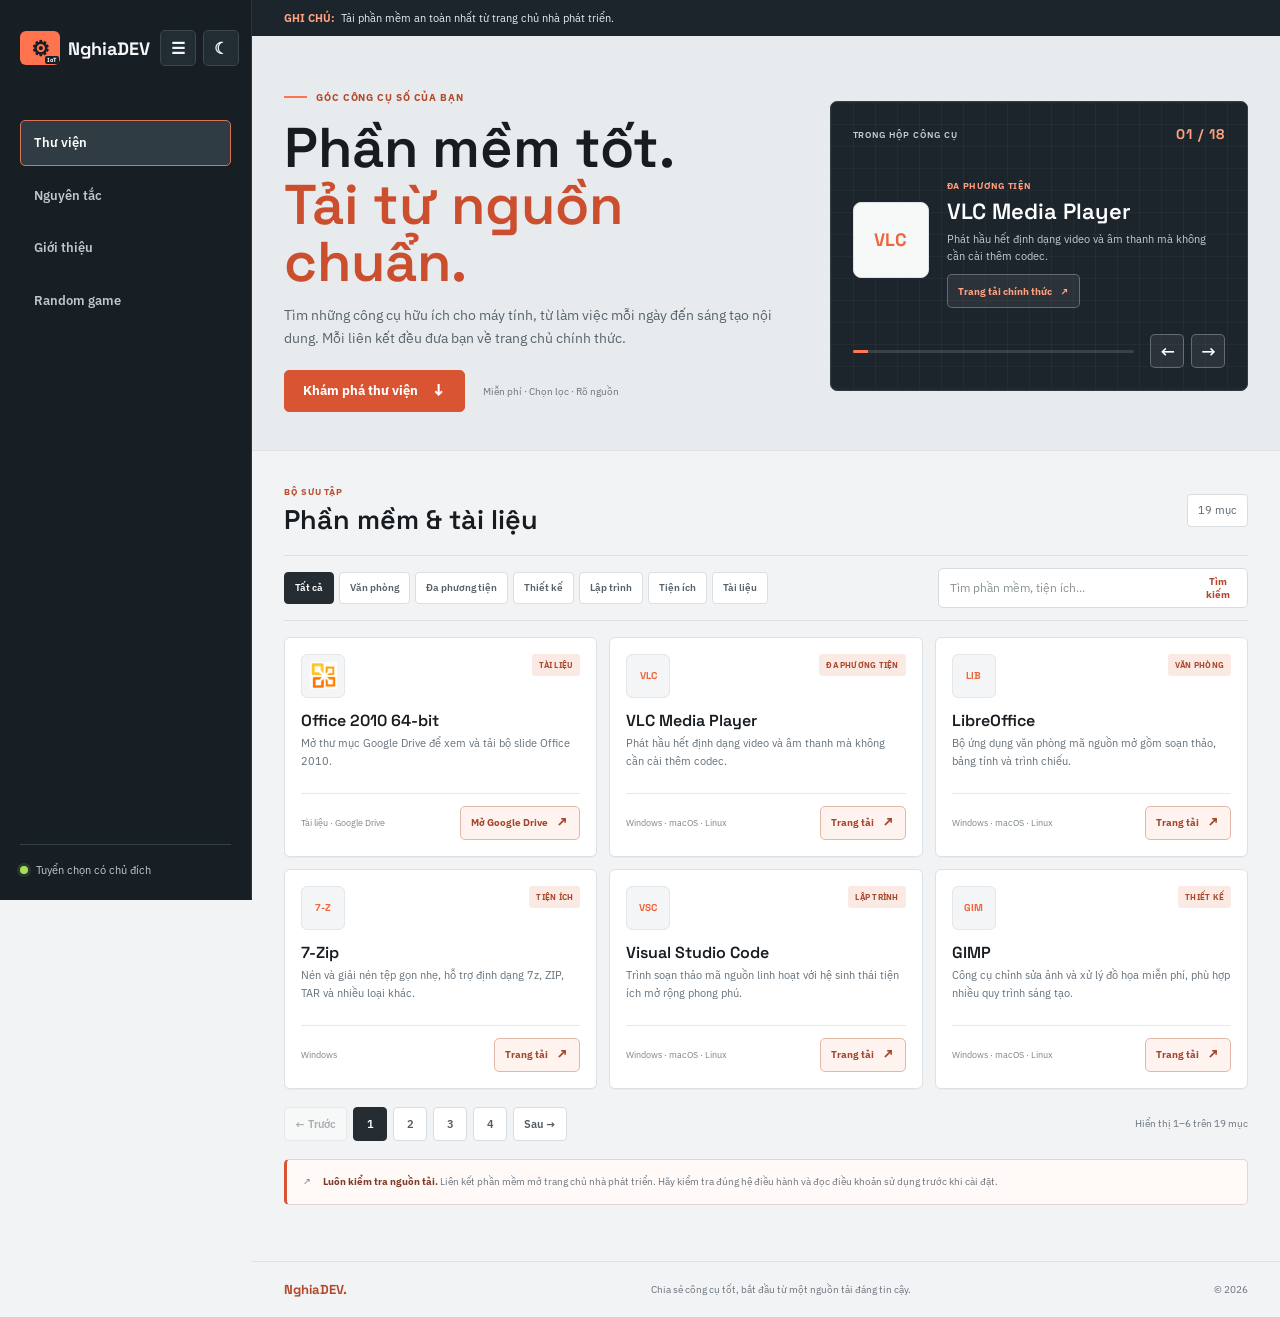
<file: index.html>
<!doctype html>
<html lang="vi">
<head>
  <meta charset="utf-8">
  <meta name="viewport" content="width=device-width, initial-scale=1">
  <meta name="theme-color" content="#f2f5f7">
  <meta name="description" content="Thư viện phần mềm máy tính được chọn lọc, kèm mô tả ngắn và liên kết tải từ trang chủ chính thức.">
  <title>NghiaDEV — Phần mềm tốt, tải từ nguồn chuẩn</title>
  <!-- Nap font va stylesheet giao dien ben ngoai. -->
  <link rel="preconnect" href="https://fonts.googleapis.com">
  <link rel="preconnect" href="https://fonts.gstatic.com" crossorigin>
  <link href="https://fonts.googleapis.com/css2?family=IBM+Plex+Sans:wght@400;500;600;700&family=Space+Grotesk:wght@500;600;700&display=swap" rel="stylesheet">
  <link href="https://cdn.jsdelivr.net/npm/bootstrap@5.3.3/dist/css/bootstrap.min.css" rel="stylesheet" integrity="sha384-QWTKZyjpPEjISv5WaRU9OFeRpok6YctnYmDr5pNlyT2bRjXh0JMhjY6hW+ALEwIH" crossorigin="anonymous">
  <link rel="stylesheet" href="style.css">
</head>
<body>
  <!-- Thanh thong bao va dieu huong dau trang. -->
  <div class="topline"><strong>GHI CHÚ:</strong>&nbsp; Tải phần mềm an toàn nhất từ trang chủ nhà phát triển.</div>
  <header class="site-header">
    <div class="wrap header-inner">
      <div class="sidebar-top">
        <a class="brand" href="#top" aria-label="NghiaDEV, về đầu trang"><span class="brand-mark" aria-hidden="true"><span class="brand-gear">⚙</span><span class="brand-iot">IoT</span></span> NghiaDEV</a>
        <div class="header-tools">
          <button class="header-tool nav-toggle" id="nav-toggle" type="button" aria-controls="header-nav" aria-expanded="true" aria-label="Thu gọn menu" title="Thu gọn menu"><span aria-hidden="true">☰</span></button>
          <button class="header-tool theme-toggle" id="theme-toggle" type="button" aria-pressed="false" aria-label="Bật giao diện tối" title="Bật giao diện tối"><span id="theme-icon" aria-hidden="true">☾</span></button>
        </div>
      </div>
      <nav class="header-nav" id="header-nav" aria-label="Điều hướng chính">
        <a href="#thu-vien" aria-current="page">Thư viện</a>
        <a href="#nguyen-tac">Nguyên tắc</a>
        <a href="about.html">Giới thiệu</a>
        <a href="random.html">Random game</a>
      </nav>
      <div class="header-note"><span class="status-dot" aria-hidden="true"></span> Tuyển chọn có chủ đích</div>
    </div>
  </header>

  <main id="top">
    <!-- Gioi thieu ngan va cac ung dung noi bat. -->
    <section class="hero" aria-labelledby="hero-title">
      <div class="wrap hero-grid">
        <div>
          <div class="eyebrow">Góc công cụ số của bạn</div>
          <h1 id="hero-title">Phần mềm tốt.<br><span>Tải từ nguồn chuẩn.</span></h1>
          <p class="hero-copy">Tìm những công cụ hữu ích cho máy tính, từ làm việc mỗi ngày đến sáng tạo nội dung. Mỗi liên kết đều đưa bạn về trang chủ chính thức.</p>
          <div class="hero-actions"><a class="primary-link" href="#thu-vien">Khám phá thư viện <span aria-hidden="true">↓</span></a><span class="hero-caption">Miễn phí · Chọn lọc · Rõ nguồn</span></div>
        </div>
        <div class="hero-art featured-carousel" id="featured-carousel" role="region" aria-roledescription="carousel" aria-label="Phần mềm nổi bật" tabindex="0">
          <div class="art-meta"><span>Trong hộp công cụ</span><b id="featured-count" aria-live="polite"></b></div>
          <div class="featured-slide" id="featured-slide" aria-live="polite">
            <div class="featured-icon" id="featured-icon" aria-hidden="true"></div>
            <div class="featured-copy">
              <span class="featured-category" id="featured-category"></span>
              <h2 id="featured-title"></h2>
              <p id="featured-description"></p>
              <a class="featured-link" id="featured-link" target="_blank" rel="noopener noreferrer">Trang tải chính thức <span aria-hidden="true">↗</span></a>
            </div>
          </div>
          <div class="featured-footer">
            <div class="featured-progress" aria-hidden="true"><span id="featured-progress-fill"></span></div>
            <div class="carousel-controls">
              <button class="carousel-button" id="featured-previous" type="button" aria-label="Phần mềm trước" title="Phần mềm trước">←</button>
              <button class="carousel-button" id="featured-next" type="button" aria-label="Phần mềm tiếp theo" title="Phần mềm tiếp theo">→</button>
            </div>
          </div>
        </div>
      </div>
    </section>

    <!-- Thu vien co the loc theo danh muc va tim theo tu khoa. -->
    <section class="library wrap" id="thu-vien" aria-labelledby="library-title">
      <div class="section-heading">
        <div><div class="section-kicker">Bộ sưu tập</div><h2 id="library-title">Phần mềm &amp; tài liệu</h2></div>
        <div class="result-count" id="result-count" aria-live="polite">19 mục</div>
      </div>
      <!-- Cac nut danh muc va o tim kiem. -->
      <div class="toolbar">
        <div class="filters" role="group" aria-label="Lọc theo danh mục">
          <button class="filter-button" type="button" data-category="all" aria-pressed="true">Tất cả</button>
          <button class="filter-button" type="button" data-category="office" aria-pressed="false">Văn phòng</button>
          <button class="filter-button" type="button" data-category="media" aria-pressed="false">Đa phương tiện</button>
          <button class="filter-button" type="button" data-category="design" aria-pressed="false">Thiết kế</button>
          <button class="filter-button" type="button" data-category="dev" aria-pressed="false">Lập trình</button>
          <button class="filter-button" type="button" data-category="utility" aria-pressed="false">Tiện ích</button>
          <button class="filter-button" type="button" data-category="docs" aria-pressed="false">Tài liệu</button>
        </div>
        <form class="search-form" role="search" id="search-form"><input id="search-input" type="search" placeholder="Tìm phần mềm, tiện ích..." aria-label="Tìm phần mềm"><button type="submit">Tìm kiếm</button></form>
      </div>

      <!-- Moi article la mot muc phan mem hoac tai lieu. -->
      <div class="software-grid" id="software-grid">
        <article class="software-card" data-category="docs" data-search="office 2010 64-bit slide trình chiếu powerpoint tài liệu rar drive">
          <div class="card-top"><div class="software-icon"><img src="[data-uri]" alt="Logo PowerPoint" loading="lazy"></div><span class="category-label">Tài liệu</span></div>
          <h3>Office 2010 64-bit</h3><p>Mở thư mục Google Drive để xem và tải bộ slide Office 2010.</p>
          <div class="card-bottom"><span class="platform">Tài liệu · Google Drive</span><a class="download-link" href="https://drive.google.com/drive/folders/1TiohDZxIY3cY7dLlafdvWfvGOi-kpYQz?usp=sharing" target="_blank" rel="noopener noreferrer">Mở Google Drive <span aria-hidden="true">↗</span></a></div>
        </article>
        <article class="software-card" data-category="media" data-search="vlc media player xem video nghe nhạc đa phương tiện">
          <div class="card-top"><div class="software-icon"><img src="https://cdn.simpleicons.org/videolan/FF8800" alt="Logo VLC" loading="lazy"></div><span class="category-label">Đa phương tiện</span></div>
          <h3>VLC Media Player</h3><p>Phát hầu hết định dạng video và âm thanh mà không cần cài thêm codec.</p>
          <div class="card-bottom"><span class="platform">Windows · macOS · Linux</span><a class="download-link" href="https://www.videolan.org/vlc/" target="_blank" rel="noopener noreferrer">Trang tải <span aria-hidden="true">↗</span></a></div>
        </article>
        <article class="software-card" data-category="office" data-search="libreoffice văn phòng soạn thảo bảng tính trình chiếu">
          <div class="card-top"><div class="software-icon"><img src="https://cdn.simpleicons.org/libreoffice/18A303" alt="Logo LibreOffice" loading="lazy"></div><span class="category-label">Văn phòng</span></div>
          <h3>LibreOffice</h3><p>Bộ ứng dụng văn phòng mã nguồn mở gồm soạn thảo, bảng tính và trình chiếu.</p>
          <div class="card-bottom"><span class="platform">Windows · macOS · Linux</span><a class="download-link" href="https://www.libreoffice.org/download/download-libreoffice/" target="_blank" rel="noopener noreferrer">Trang tải <span aria-hidden="true">↗</span></a></div>
        </article>
        <article class="software-card" data-category="utility" data-search="7-zip nen giai nen file zip rar tien ich">
          <div class="card-top"><div class="software-icon"><img src="https://cdn.simpleicons.org/7zip/239120" alt="Logo 7-Zip" loading="lazy"></div><span class="category-label">Tiện ích</span></div>
          <h3>7-Zip</h3><p>Nén và giải nén tệp gọn nhẹ, hỗ trợ định dạng 7z, ZIP, TAR và nhiều loại khác.</p>
          <div class="card-bottom"><span class="platform">Windows</span><a class="download-link" href="https://www.7-zip.org/" target="_blank" rel="noopener noreferrer">Trang tải <span aria-hidden="true">↗</span></a></div>
        </article>
        <article class="software-card" data-category="dev" data-search="visual studio code vscode lap trinh code editor">
          <div class="card-top"><div class="software-icon"><img src="https://cdn.simpleicons.org/visualstudiocode/007ACC" alt="Logo Visual Studio Code" loading="lazy"></div><span class="category-label">Lập trình</span></div>
          <h3>Visual Studio Code</h3><p>Trình soạn thảo mã nguồn linh hoạt với hệ sinh thái tiện ích mở rộng phong phú.</p>
          <div class="card-bottom"><span class="platform">Windows · macOS · Linux</span><a class="download-link" href="https://code.visualstudio.com/download" target="_blank" rel="noopener noreferrer">Trang tải <span aria-hidden="true">↗</span></a></div>
        </article>
        <article class="software-card" data-category="design" data-search="gimp chinh sua anh do hoa thiet ke">
          <div class="card-top"><div class="software-icon"><img src="https://cdn.simpleicons.org/gimp/5C5543" alt="Logo GIMP" loading="lazy"></div><span class="category-label">Thiết kế</span></div>
          <h3>GIMP</h3><p>Công cụ chỉnh sửa ảnh và xử lý đồ họa miễn phí, phù hợp nhiều quy trình sáng tạo.</p>
          <div class="card-bottom"><span class="platform">Windows · macOS · Linux</span><a class="download-link" href="https://www.gimp.org/downloads/" target="_blank" rel="noopener noreferrer">Trang tải <span aria-hidden="true">↗</span></a></div>
        </article>
        <article class="software-card" data-category="design" data-search="blender 3d mo hinh dien anh hoat hinh thiet ke">
          <div class="card-top"><div class="software-icon"><img src="https://cdn.simpleicons.org/blender/E87D0D" alt="Logo Blender" loading="lazy"></div><span class="category-label">Thiết kế</span></div>
          <h3>Blender</h3><p>Bộ công cụ 3D toàn diện cho dựng hình, hoạt hình, kỹ xảo và tạo nội dung.</p>
          <div class="card-bottom"><span class="platform">Windows · macOS · Linux</span><a class="download-link" href="https://www.blender.org/download/" target="_blank" rel="noopener noreferrer">Trang tải <span aria-hidden="true">↗</span></a></div>
        </article>
        <article class="software-card" data-category="media" data-search="obs studio livestream quay man hinh ghi hinh da phuong tien">
          <div class="card-top"><div class="software-icon"><img src="https://cdn.simpleicons.org/obsstudio/302E31" alt="Logo OBS Studio" loading="lazy"></div><span class="category-label">Đa phương tiện</span></div>
          <h3>OBS Studio</h3><p>Ghi hình màn hình và phát trực tiếp với khả năng trộn nhiều nguồn nội dung.</p>
          <div class="card-bottom"><span class="platform">Windows · macOS · Linux</span><a class="download-link" href="https://obsproject.com/download" target="_blank" rel="noopener noreferrer">Trang tải <span aria-hidden="true">↗</span></a></div>
        </article>
        <article class="software-card" data-category="utility" data-search="firefox trinh duyet web bao mat tien ich">
          <div class="card-top"><div class="software-icon"><img src="https://cdn.simpleicons.org/firefoxbrowser/FF7139" alt="Logo Firefox" loading="lazy"></div><span class="category-label">Tiện ích</span></div>
          <h3>Firefox</h3><p>Trình duyệt web tập trung vào quyền riêng tư, có nhiều tùy chọn cá nhân hóa.</p>
          <div class="card-bottom"><span class="platform">Windows · macOS · Linux</span><a class="download-link" href="https://www.mozilla.org/firefox/new/" target="_blank" rel="noopener noreferrer">Trang tải <span aria-hidden="true">↗</span></a></div>
        </article>
        <article class="software-card" data-category="utility" data-search="rufus tao usb boot cai windows linux iso">
          <div class="card-top"><div class="software-icon"><span class="software-monogram" style="--brand-color:#2875a8" aria-hidden="true">RU</span></div><span class="category-label">Tiện ích</span></div>
          <h3>Rufus</h3><p>Tạo USB khởi động để cài Windows hoặc Linux từ tệp ISO.</p>
          <div class="card-bottom"><span class="platform">Windows</span><a class="download-link" href="https://rufus.ie/" target="_blank" rel="noopener noreferrer">Trang tải <span aria-hidden="true">↗</span></a></div>
        </article>
        <article class="software-card" data-category="utility" data-search="winrar nen giai nen rar zip tep dung thu ban quyen">
          <div class="card-top"><div class="software-icon"><span class="software-monogram" style="--brand-color:#7c3e8f" aria-hidden="true">RAR</span></div><span class="category-label">Tiện ích</span></div>
          <h3>WinRAR</h3><p>Nén và giải nén RAR, ZIP cùng nhiều định dạng khác. Có thời gian dùng thử.</p>
          <div class="card-bottom"><span class="platform">Windows</span><a class="download-link" href="https://www.rarlab.com/download.htm" target="_blank" rel="noopener noreferrer">Trang tải <span aria-hidden="true">↗</span></a></div>
        </article>
        <article class="software-card" data-category="office" data-search="unikey bo go tieng viet go tieng viet telex vni">
          <div class="card-top"><div class="software-icon"><span class="software-monogram" style="--brand-color:#197b58" aria-hidden="true">UK</span></div><span class="category-label">Văn phòng</span></div>
          <h3>UniKey</h3><p>Bộ gõ tiếng Việt gọn nhẹ, hỗ trợ kiểu gõ Telex và VNI.</p>
          <div class="card-bottom"><span class="platform">Windows</span><a class="download-link" href="https://www.unikey.org/download.html" target="_blank" rel="noopener noreferrer">Trang tải <span aria-hidden="true">↗</span></a></div>
        </article>
        <article class="software-card" data-category="utility" data-search="google chrome chrome trinh duyet web browser">
          <div class="card-top"><div class="software-icon"><img src="https://cdn.simpleicons.org/googlechrome/4285F4" alt="Logo Google Chrome" loading="lazy"></div><span class="category-label">Tiện ích</span></div>
          <h3>Google Chrome</h3><p>Trình duyệt web phổ biến, đồng bộ dấu trang và mật khẩu qua tài khoản Google.</p>
          <div class="card-bottom"><span class="platform">Windows · macOS · Linux</span><a class="download-link" href="https://www.google.com/chrome/" target="_blank" rel="noopener noreferrer">Trang tải <span aria-hidden="true">↗</span></a></div>
        </article>
        <article class="software-card" data-category="dev" data-search="notepad++ notepad plus plus soan thao van ban code lap trinh">
          <div class="card-top"><div class="software-icon"><img src="https://cdn.simpleicons.org/notepadplusplus/90E59A" alt="Logo Notepad++" loading="lazy"></div><span class="category-label">Lập trình</span></div>
          <h3>Notepad++</h3><p>Trình soạn thảo văn bản và mã nguồn nhẹ, hỗ trợ nhiều ngôn ngữ lập trình.</p>
          <div class="card-bottom"><span class="platform">Windows</span><a class="download-link" href="https://notepad-plus-plus.org/downloads/" target="_blank" rel="noopener noreferrer">Trang tải <span aria-hidden="true">↗</span></a></div>
        </article>
        <article class="software-card" data-category="utility" data-search="everything tim kiem tep file thu muc windows">
          <div class="card-top"><div class="software-icon"><span class="software-monogram" style="--brand-color:#d58b24" aria-hidden="true">E</span></div><span class="category-label">Tiện ích</span></div>
          <h3>Everything</h3><p>Tìm tệp và thư mục trên Windows nhanh chóng theo tên.</p>
          <div class="card-bottom"><span class="platform">Windows</span><a class="download-link" href="https://www.voidtools.com/downloads/" target="_blank" rel="noopener noreferrer">Trang tải <span aria-hidden="true">↗</span></a></div>
        </article>
        <article class="software-card" data-category="utility" data-search="sharex chup anh man hinh quay man hinh chia se">
          <div class="card-top"><div class="software-icon"><span class="software-monogram" style="--brand-color:#42a5f5" aria-hidden="true">SX</span></div><span class="category-label">Tiện ích</span></div>
          <h3>ShareX</h3><p>Chụp ảnh, quay màn hình và ghi lại vùng nội dung cần chia sẻ.</p>
          <div class="card-bottom"><span class="platform">Windows</span><a class="download-link" href="https://getsharex.com/downloads" target="_blank" rel="noopener noreferrer">Trang tải <span aria-hidden="true">↗</span></a></div>
        </article>
        <article class="software-card" data-category="utility" data-search="crystaldiskinfo kiem tra suc khoe o cung ssd hdd nhiet do">
          <div class="card-top"><div class="software-icon"><span class="software-monogram" style="--brand-color:#2186a6" aria-hidden="true">CDI</span></div><span class="category-label">Tiện ích</span></div>
          <h3>CrystalDiskInfo</h3><p>Theo dõi tình trạng sức khỏe và nhiệt độ ổ cứng HDD, SSD.</p>
          <div class="card-bottom"><span class="platform">Windows</span><a class="download-link" href="https://crystalmark.info/en/software/crystaldiskinfo/" target="_blank" rel="noopener noreferrer">Trang tải <span aria-hidden="true">↗</span></a></div>
        </article>
        <article class="software-card" data-category="utility" data-search="cpu-z cpuid xem thong tin cpu bo xu ly mainboard ram bo nho">
          <div class="card-top"><div class="software-icon"><span class="software-monogram" style="--brand-color:#cf3d49" aria-hidden="true">CPU</span></div><span class="category-label">Tiện ích</span></div>
          <h3>CPU-Z</h3><p>Xem thông tin bộ xử lý, bo mạch chủ và bộ nhớ của máy tính.</p>
          <div class="card-bottom"><span class="platform">Windows · Android</span><a class="download-link" href="https://www.cpuid.com/softwares/cpu-z.html" target="_blank" rel="noopener noreferrer">Trang tải <span aria-hidden="true">↗</span></a></div>
        </article>
        <article class="software-card" data-category="utility" data-search="malwarebytes diet virus malware phan mem doc hai bao mat">
          <div class="card-top"><div class="software-icon"><img src="https://cdn.simpleicons.org/malwarebytes/2563EB" alt="Logo Malwarebytes" loading="lazy"></div><span class="category-label">Tiện ích</span></div>
          <h3>Malwarebytes</h3><p>Công cụ quét phần mềm độc hại; kiểm tra điều kiện và tính năng của phiên bản miễn phí.</p>
          <div class="card-bottom"><span class="platform">Windows · macOS</span><a class="download-link" href="https://www.malwarebytes.com/mwb-download" target="_blank" rel="noopener noreferrer">Trang tải <span aria-hidden="true">↗</span></a></div>
        </article>
      </div>
      <nav class="pagination" id="pagination" aria-label="Phân trang thư viện" hidden>
        <div class="pagination-controls">
          <button class="pagination-step" id="previous-page" type="button">← Trước</button>
          <div class="page-numbers" id="page-numbers" aria-label="Chọn trang"></div>
          <button class="pagination-step" id="next-page" type="button">Sau →</button>
        </div>
        <span class="pagination-summary" id="page-summary"></span>
      </nav>
      <div class="empty-state" id="empty-state"><strong>Chưa tìm thấy phần mềm phù hợp</strong>Thử từ khóa khác hoặc chọn một danh mục khác nhé.</div>
      <!-- Luu y ve nguon tai va an toan tep. -->
      <aside class="source-note" id="nguyen-tac"><span aria-hidden="true">↗</span><div><strong>Luôn kiểm tra nguồn tải.</strong> Liên kết phần mềm mở trang chủ nhà phát triển. Hãy kiểm tra đúng hệ điều hành và đọc điều khoản sử dụng trước khi cài đặt.</div></aside>
    </section>
  </main>
  <!-- Chan trang. -->
  <footer class="site-footer"><div class="wrap footer-inner"><span class="footer-brand">NghiaDEV.</span><span>Chia sẻ công cụ tốt, bắt đầu từ một nguồn tải đáng tin cậy.</span><span>© 2026</span></div></footer>

  <script src="https://cdn.jsdelivr.net/npm/bootstrap@5.3.3/dist/js/bootstrap.bundle.min.js" integrity="sha384-YvpcrYf0tY3lHB60NNkmXc5s9fDVZLESaAA55NDzOxhy9GkcIdslK1eN7N6jIeHz" crossorigin="anonymous"></script>
  <script>
    // Lay cac dieu khien va muc thu vien can cap nhat.
    const filterButtons = [...document.querySelectorAll('.filter-button')];
    const softwareCards = [...document.querySelectorAll('.software-card')];
    const searchInput = document.querySelector('#search-input');
    const resultCount = document.querySelector('#result-count');
    const emptyState = document.querySelector('#empty-state');
    const pagination = document.querySelector('#pagination');
    const previousPageButton = document.querySelector('#previous-page');
    const nextPageButton = document.querySelector('#next-page');
    const pageNumbers = document.querySelector('#page-numbers');
    const pageSummary = document.querySelector('#page-summary');
    const navigation = document.querySelector('#header-nav');
    const navigationToggle = document.querySelector('#nav-toggle');
    const themeToggle = document.querySelector('#theme-toggle');
    const themeIcon = document.querySelector('#theme-icon');
    const featuredCarousel = document.querySelector('#featured-carousel');
    const featuredSlide = document.querySelector('#featured-slide');
    const featuredIcon = document.querySelector('#featured-icon');
    const featuredCount = document.querySelector('#featured-count');
    const featuredCategory = document.querySelector('#featured-category');
    const featuredTitle = document.querySelector('#featured-title');
    const featuredDescription = document.querySelector('#featured-description');
    const featuredLink = document.querySelector('#featured-link');
    const featuredProgressFill = document.querySelector('#featured-progress-fill');
    const featuredCards = softwareCards.filter((card) => card.dataset.category !== 'docs');
    const pageSize = 6;
    let activeCategory = 'all';
    let currentPage = 1;
    let featuredIndex = 0;

    const normalizeText = (text) => text.toLocaleLowerCase('vi').normalize('NFD').replace(/[\u0300-\u036f]/g, '').replace(/đ/g, 'd');

    function showLogoFallback(image) {
      const words = image.alt.replace(/^Logo\s*/, '').trim().split(/\s+/).filter(Boolean);
      const abbreviation = words.length > 1
        ? words.map((word) => word[0]).join('').slice(0, 3)
        : (words[0] || 'APP').slice(0, 3);
      const fallback = document.createElement('span');
      fallback.className = 'software-monogram';
      fallback.textContent = abbreviation.toUpperCase();
      fallback.setAttribute('aria-hidden', 'true');
      image.replaceWith(fallback);
    }

    function watchLogo(image) {
      image.addEventListener('error', () => showLogoFallback(image), { once: true });
      if (image.complete && image.naturalWidth === 0) showLogoFallback(image);
    }

    function updateFeaturedSlide() {
      const card = featuredCards[featuredIndex];
      const logo = card.querySelector('.software-icon').firstElementChild.cloneNode(true);
      featuredIcon.replaceChildren(logo);
      if (logo.tagName === 'IMG') watchLogo(logo);

      featuredCategory.textContent = card.querySelector('.category-label').textContent;
      featuredTitle.textContent = card.querySelector('h3').textContent;
      featuredDescription.textContent = card.querySelector('p').textContent;
      featuredLink.href = card.querySelector('.download-link').href;
      featuredCount.textContent = `${String(featuredIndex + 1).padStart(2, '0')} / ${String(featuredCards.length).padStart(2, '0')}`;
      featuredProgressFill.style.width = `${((featuredIndex + 1) / featuredCards.length) * 100}%`;
    }

    document.querySelector('#featured-previous').addEventListener('click', () => {
      featuredIndex = (featuredIndex - 1 + featuredCards.length) % featuredCards.length;
      updateFeaturedSlide();
    });
    document.querySelector('#featured-next').addEventListener('click', () => {
      featuredIndex = (featuredIndex + 1) % featuredCards.length;
      updateFeaturedSlide();
    });
    featuredCarousel.addEventListener('keydown', (event) => {
      if (event.key === 'ArrowLeft') document.querySelector('#featured-previous').click();
      if (event.key === 'ArrowRight') document.querySelector('#featured-next').click();
    });
    updateFeaturedSlide();

    function setDarkMode(isDark) {
      document.body.classList.toggle('dark-mode', isDark);
      themeToggle.setAttribute('aria-pressed', String(isDark));
      themeToggle.setAttribute('aria-label', isDark ? 'Bật giao diện sáng' : 'Bật giao diện tối');
      themeToggle.title = isDark ? 'Bật giao diện sáng' : 'Bật giao diện tối';
      themeIcon.textContent = isDark ? '☀' : '☾';
      document.querySelector('meta[name="theme-color"]').content = isDark ? '#11181d' : '#f2f5f7';
    }

    try {
      setDarkMode(localStorage.getItem('kho-mem-theme') === 'dark');
    } catch {
      setDarkMode(false);
    }

    themeToggle.addEventListener('click', () => {
      const isDark = !document.body.classList.contains('dark-mode');
      setDarkMode(isDark);
      try {
        localStorage.setItem('kho-mem-theme', isDark ? 'dark' : 'light');
      } catch {
        // Theme switching still works when browser storage is unavailable.
      }
    });

    navigationToggle.addEventListener('click', () => {
      const isExpanded = navigationToggle.getAttribute('aria-expanded') === 'true';
      const nextExpanded = !isExpanded;
      navigationToggle.setAttribute('aria-expanded', String(nextExpanded));
      navigationToggle.setAttribute('aria-label', nextExpanded ? 'Thu gọn menu' : 'Mở menu');
      navigationToggle.title = nextExpanded ? 'Thu gọn menu' : 'Mở menu';

      if (window.matchMedia('(max-width: 760px)').matches) {
        navigation.classList.toggle('is-hidden', !nextExpanded);
      } else {
        document.body.classList.toggle('nav-collapsed', !nextExpanded);
      }
    });

    document.querySelectorAll('.software-icon img').forEach(watchLogo);

    // An cac muc khong khop danh muc hoac tu khoa, roi cap nhat bo dem.
    function updateSoftwareList() {
      const query = normalizeText(searchInput.value.trim());
      const matchingCards = softwareCards.filter((card) => {
        const matchesCategory = activeCategory === 'all' || card.dataset.category === activeCategory;
        const searchableText = normalizeText(`${card.dataset.search} ${card.querySelector('h3').textContent} ${card.querySelector('p').textContent} ${card.querySelector('.category-label').textContent}`);
        return matchesCategory && (!query || searchableText.includes(query));
      });

      const totalPages = Math.ceil(matchingCards.length / pageSize);
      currentPage = Math.min(Math.max(currentPage, 1), totalPages || 1);
      const firstIndex = (currentPage - 1) * pageSize;
      const lastIndex = Math.min(firstIndex + pageSize, matchingCards.length);
      const visibleCards = new Set(matchingCards.slice(firstIndex, lastIndex));

      softwareCards.forEach((card) => { card.hidden = !visibleCards.has(card); });
      resultCount.textContent = `${String(matchingCards.length).padStart(2, '0')} mục`;
      emptyState.style.display = matchingCards.length === 0 ? 'block' : 'none';
      pagination.hidden = totalPages <= 1;
      previousPageButton.disabled = currentPage === 1;
      nextPageButton.disabled = currentPage === totalPages || totalPages === 0;
      pageSummary.textContent = matchingCards.length === 0
        ? 'Không có mục nào'
        : `Hiển thị ${firstIndex + 1}–${lastIndex} trên ${matchingCards.length} mục`;

      pageNumbers.replaceChildren();
      for (let page = 1; page <= totalPages; page += 1) {
        const button = document.createElement('button');
        button.className = 'page-number';
        button.type = 'button';
        button.dataset.page = String(page);
        button.textContent = String(page);
        button.setAttribute('aria-label', `Trang ${page}`);
        if (page === currentPage) {
          button.classList.add('is-active');
          button.setAttribute('aria-current', 'page');
        }
        pageNumbers.append(button);
      }
    }

    // Cap nhat danh muc dang chon khi nguoi dung bam nut loc.
    filterButtons.forEach((button) => {
      button.addEventListener('click', () => {
        activeCategory = button.dataset.category;
        currentPage = 1;
        filterButtons.forEach((item) => item.setAttribute('aria-pressed', String(item === button)));
        updateSoftwareList();
      });
    });

    // Loc truc tiep khi nhap; ngan form tai lai trang khi submit.
    searchInput.addEventListener('input', () => {
      currentPage = 1;
      updateSoftwareList();
    });
    document.querySelector('#search-form').addEventListener('submit', (event) => {
      event.preventDefault();
      currentPage = 1;
      updateSoftwareList();
    });

    previousPageButton.addEventListener('click', () => {
      currentPage -= 1;
      updateSoftwareList();
    });
    nextPageButton.addEventListener('click', () => {
      currentPage += 1;
      updateSoftwareList();
    });
    pageNumbers.addEventListener('click', (event) => {
      const pageButton = event.target.closest('button[data-page]');
      if (!pageButton) return;
      currentPage = Number(pageButton.dataset.page);
      updateSoftwareList();
    });

    updateSoftwareList();
  </script>
</body>
</html>
</file>
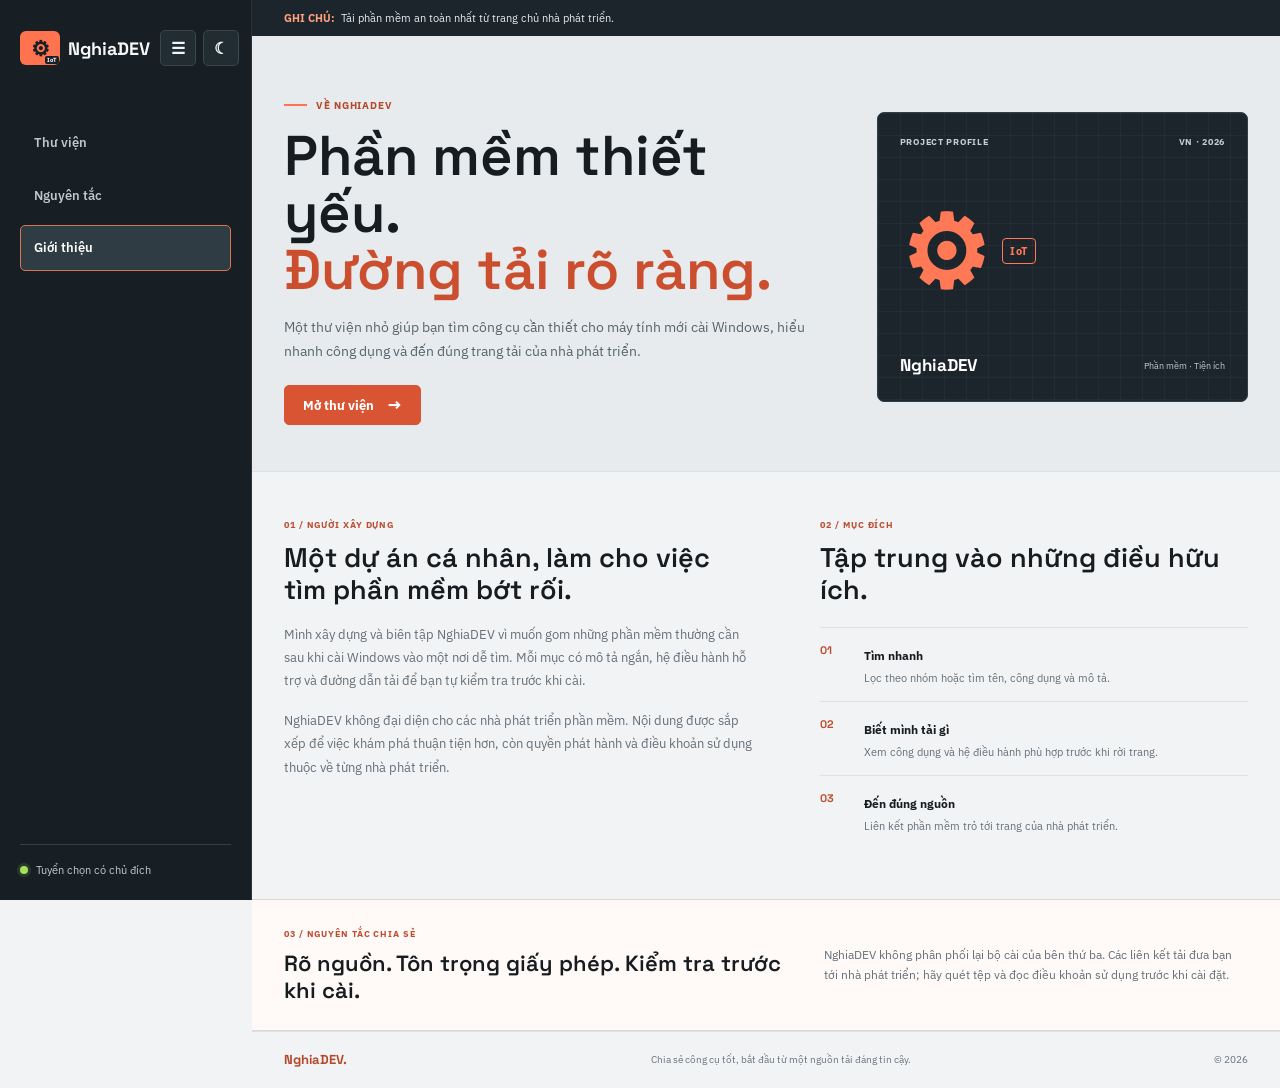
<file: about.html>
<!doctype html>
<html lang="vi">
<head>
  <meta charset="utf-8">
  <meta name="viewport" content="width=device-width, initial-scale=1">
  <meta name="theme-color" content="#f2f5f7">
  <meta name="description" content="Giới thiệu người xây dựng NghiaDEV, mục đích thư viện và nguyên tắc chia sẻ phần mềm an toàn.">
  <title>Giới thiệu — NghiaDEV</title>
  <link rel="preconnect" href="https://fonts.googleapis.com">
  <link rel="preconnect" href="https://fonts.gstatic.com" crossorigin>
  <link href="https://fonts.googleapis.com/css2?family=IBM+Plex+Sans:wght@400;500;600;700&family=Space+Grotesk:wght@500;600;700&display=swap" rel="stylesheet">
  <link href="https://cdn.jsdelivr.net/npm/bootstrap@5.3.3/dist/css/bootstrap.min.css" rel="stylesheet" integrity="sha384-QWTKZyjpPEjISv5WaRU9OFeRpok6YctnYmDr5pNlyT2bRjXh0JMhjY6hW+ALEwIH" crossorigin="anonymous">
  <link rel="stylesheet" href="style.css">
</head>
<body>
  <div class="topline"><strong>GHI CHÚ:</strong>&nbsp; Tải phần mềm an toàn nhất từ trang chủ nhà phát triển.</div>
  <header class="site-header">
    <div class="wrap header-inner">
      <div class="sidebar-top">
        <a class="brand" href="index.html#top" aria-label="NghiaDEV, về đầu trang"><span class="brand-mark" aria-hidden="true"><span class="brand-gear">⚙</span><span class="brand-iot">IoT</span></span> NghiaDEV</a>
        <div class="header-tools">
          <button class="header-tool nav-toggle" id="nav-toggle" type="button" aria-controls="header-nav" aria-expanded="true" aria-label="Thu gọn menu" title="Thu gọn menu"><span aria-hidden="true">☰</span></button>
          <button class="header-tool theme-toggle" id="theme-toggle" type="button" aria-pressed="false" aria-label="Bật giao diện tối" title="Bật giao diện tối"><span id="theme-icon" aria-hidden="true">☾</span></button>
        </div>
      </div>
      <nav class="header-nav" id="header-nav" aria-label="Điều hướng chính">
        <a href="index.html#thu-vien">Thư viện</a>
        <a href="index.html#nguyen-tac">Nguyên tắc</a>
        <a href="about.html" aria-current="page">Giới thiệu</a>
      </nav>
      <div class="header-note"><span class="status-dot" aria-hidden="true"></span> Tuyển chọn có chủ đích</div>
    </div>
  </header>

  <main class="about-page" id="top">
    <section class="about-hero" aria-labelledby="about-title">
      <div class="wrap about-hero-inner">
        <div>
          <p class="eyebrow">Về NghiaDEV</p>
          <h1 id="about-title">Phần mềm thiết yếu.<br><span>Đường tải rõ ràng.</span></h1>
          <p class="about-lead">Một thư viện nhỏ giúp bạn tìm công cụ cần thiết cho máy tính mới cài Windows, hiểu nhanh công dụng và đến đúng trang tải của nhà phát triển.</p>
          <a class="primary-link about-cta" href="index.html#thu-vien">Mở thư viện <span aria-hidden="true">→</span></a>
        </div>
        <div class="about-poster" aria-label="Hồ sơ dự án NghiaDEV">
          <div class="about-poster-top"><span>PROJECT PROFILE</span><span>VN · 2026</span></div>
          <div class="about-poster-mark" aria-hidden="true"><span>⚙</span><small>IoT</small></div>
          <div class="about-poster-bottom"><strong>NghiaDEV</strong><span>Phần mềm · Tiện ích</span></div>
        </div>
      </div>
    </section>

    <section class="wrap about-content" aria-labelledby="creator-title">
      <div class="about-story">
        <p class="about-kicker">01 / Người xây dựng</p>
        <h2 id="creator-title">Một dự án cá nhân, làm cho việc tìm phần mềm bớt rối.</h2>
        <p>Mình xây dựng và biên tập NghiaDEV vì muốn gom những phần mềm thường cần sau khi cài Windows vào một nơi dễ tìm. Mỗi mục có mô tả ngắn, hệ điều hành hỗ trợ và đường dẫn tải để bạn tự kiểm tra trước khi cài.</p>
        <p>NghiaDEV không đại diện cho các nhà phát triển phần mềm. Nội dung được sắp xếp để việc khám phá thuận tiện hơn, còn quyền phát hành và điều khoản sử dụng thuộc về từng nhà phát triển.</p>
      </div>
      <div class="about-purpose" aria-labelledby="purpose-title">
        <p class="about-kicker">02 / Mục đích</p>
        <h2 id="purpose-title">Tập trung vào những điều hữu ích.</h2>
        <ol class="about-purpose-list">
          <li><span>01</span><div><strong>Tìm nhanh</strong><p>Lọc theo nhóm hoặc tìm tên, công dụng và mô tả.</p></div></li>
          <li><span>02</span><div><strong>Biết mình tải gì</strong><p>Xem công dụng và hệ điều hành phù hợp trước khi rời trang.</p></div></li>
          <li><span>03</span><div><strong>Đến đúng nguồn</strong><p>Liên kết phần mềm trỏ tới trang của nhà phát triển.</p></div></li>
        </ol>
      </div>
    </section>

    <section class="about-principles" aria-label="Nguyên tắc chia sẻ">
      <div class="wrap about-principles-inner">
        <div><p class="about-kicker">03 / Nguyên tắc chia sẻ</p><h2>Rõ nguồn. Tôn trọng giấy phép. Kiểm tra trước khi cài.</h2></div>
        <p>NghiaDEV không phân phối lại bộ cài của bên thứ ba. Các liên kết tải đưa bạn tới nhà phát triển; hãy quét tệp và đọc điều khoản sử dụng trước khi cài đặt.</p>
      </div>
    </section>
  </main>

  <footer class="site-footer"><div class="wrap footer-inner"><span class="footer-brand">NghiaDEV.</span><span>Chia sẻ công cụ tốt, bắt đầu từ một nguồn tải đáng tin cậy.</span><span>© 2026</span></div></footer>

  <script src="https://cdn.jsdelivr.net/npm/bootstrap@5.3.3/dist/js/bootstrap.bundle.min.js" integrity="sha384-YvpcrYf0tY3lHB60NNkmXc5s9fDVZLESaAA55NDzOxhy9GkcIdslK1eN7N6jIeHz" crossorigin="anonymous"></script>
  <script>
    const navigation = document.querySelector('#header-nav');
    const navigationToggle = document.querySelector('#nav-toggle');
    const themeToggle = document.querySelector('#theme-toggle');
    const themeIcon = document.querySelector('#theme-icon');

    function setDarkMode(isDark) {
      document.body.classList.toggle('dark-mode', isDark);
      themeToggle.setAttribute('aria-pressed', String(isDark));
      themeToggle.setAttribute('aria-label', isDark ? 'Bật giao diện sáng' : 'Bật giao diện tối');
      themeToggle.title = isDark ? 'Bật giao diện sáng' : 'Bật giao diện tối';
      themeIcon.textContent = isDark ? '☀' : '☾';
      document.querySelector('meta[name="theme-color"]').content = isDark ? '#11181d' : '#f2f5f7';
    }

    try {
      setDarkMode(localStorage.getItem('kho-mem-theme') === 'dark');
    } catch {
      setDarkMode(false);
    }

    themeToggle.addEventListener('click', () => {
      const isDark = !document.body.classList.contains('dark-mode');
      setDarkMode(isDark);
      try {
        localStorage.setItem('kho-mem-theme', isDark ? 'dark' : 'light');
      } catch {
        // Theme switching still works when browser storage is unavailable.
      }
    });

    navigationToggle.addEventListener('click', () => {
      const isExpanded = navigationToggle.getAttribute('aria-expanded') === 'true';
      const nextExpanded = !isExpanded;
      navigationToggle.setAttribute('aria-expanded', String(nextExpanded));
      navigationToggle.setAttribute('aria-label', nextExpanded ? 'Thu gọn menu' : 'Mở menu');
      navigationToggle.title = nextExpanded ? 'Thu gọn menu' : 'Mở menu';

      if (window.matchMedia('(max-width: 760px)').matches) {
        navigation.classList.toggle('is-hidden', !nextExpanded);
      } else {
        document.body.classList.toggle('nav-collapsed', !nextExpanded);
      }
    });
  </script>
</body>
</html>
</file>
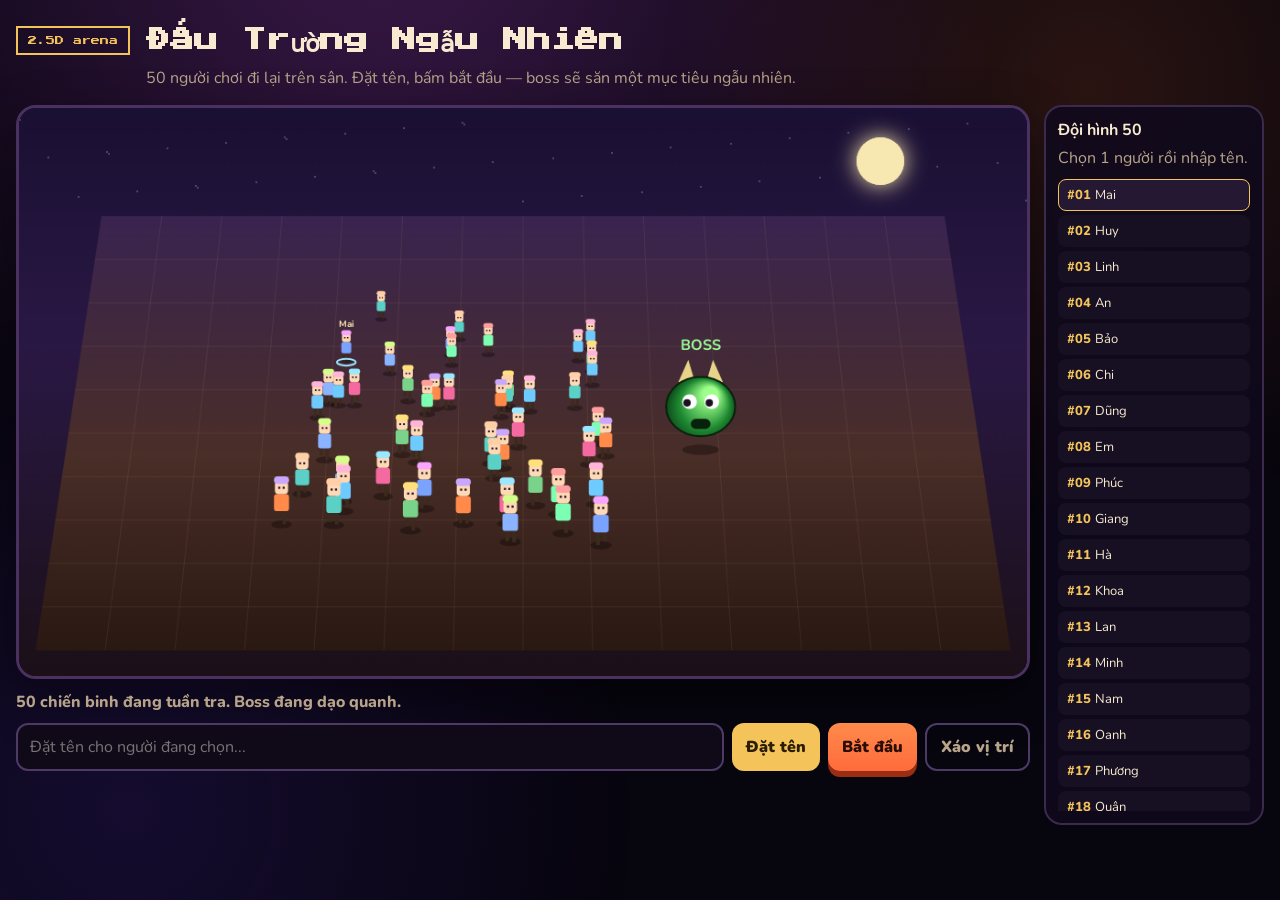
<file: random.html>
<!DOCTYPE html>
<html lang="vi">
  <head>
    <meta charset="UTF-8" />
    <meta name="viewport" content="width=device-width, initial-scale=1.0" />
    <title>Đấu Trường Ngẫu Nhiên</title>
    <link rel="preconnect" href="https://fonts.googleapis.com" />
    <link rel="preconnect" href="https://fonts.gstatic.com" crossorigin />
    <link
      href="https://fonts.googleapis.com/css2?family=Nunito:wght@600;800;900&family=Press+Start+2P&display=swap"
      rel="stylesheet"
    />
    <link rel="stylesheet" href="random.css" />
  </head>
  <body>
    <div class="fog"></div>
    <main class="app">
      <header class="hero">
        <p class="badge">2.5D arena</p>
        <div>
          <h1>Đấu Trường Ngẫu Nhiên</h1>
          <p class="subtitle">
            50 người chơi đi lại trên sân. Đặt tên, bấm bắt đầu — boss sẽ săn
            một mục tiêu ngẫu nhiên.
          </p>
        </div>
      </header>

      <div class="layout">
        <section class="stage">
          <canvas id="game" width="1100" height="620"></canvas>
          <div class="hud">
            <p id="status" class="status" role="status">
              50 chiến binh đang tuần tra. Boss đang dạo quanh.
            </p>
            <form id="add-form" class="add-form" autocomplete="off">
              <input
                id="name-input"
                name="name"
                type="text"
                maxlength="14"
                placeholder="Đặt tên cho người đang chọn..."
                required
              />
              <button type="submit" class="btn btn-secondary">Đặt tên</button>
              <button id="start-btn" class="btn btn-primary" type="button">
                Bắt đầu
              </button>
              <button id="reset-btn" class="btn btn-ghost" type="button">
                Xáo vị trí
              </button>
            </form>
          </div>
        </section>

        <aside class="roster-panel">
          <h2>Đội hình 50</h2>
          <p class="hint" id="hint">Chọn 1 người rồi nhập tên.</p>
          <ol id="roster" class="roster"></ol>
        </aside>
      </div>
    </main>

    <div id="result" class="overlay hidden" role="dialog" aria-modal="true">
      <div class="modal">
        <p class="modal-kicker">Mục tiêu bị chọn</p>
        <h2 id="result-name"></h2>
        <p id="result-text"></p>
        <button id="again-btn" class="btn btn-primary">Chơi tiếp</button>
      </div>
    </div>

    <script src="random.js"></script>
  </body>
</html>
</file>
<file: style.css>
:root {
      color-scheme: light;
      --paper: #f2f5f7;
      --ink: #14212b;
      --muted: #647481;
      --line: #d9e1e7;
      --green: #087f8c;
      --lime: #baf36b;
      --orange: #ff795e;
      --blue: #dceefa;
      --white: #fff;
      --heading: "Space Grotesk", "Trebuchet MS", sans-serif;
      --body: "IBM Plex Sans", "Segoe UI", sans-serif;
    }

    * { box-sizing: border-box; }
    html { scroll-behavior: smooth; }
    body {
      margin: 0;
      background: var(--paper);
      color: var(--ink);
      font-family: var(--body);
      -webkit-font-smoothing: antialiased;
    }
    a { color: inherit; }
    .wrap { width: min(1160px, calc(100% - 48px)); margin-inline: auto; }

    .topline {
      min-height: 34px;
      display: flex;
      align-items: center;
      justify-content: center;
      padding: 6px 16px;
      background: var(--ink);
      color: #edf4f7;
      font-size: 11px;
      letter-spacing: .04em;
      text-align: center;
    }
    .topline strong { color: var(--lime); font-weight: 700; }
    .site-header { border-bottom: 1px solid var(--line); background: rgba(255, 255, 255, .94); }
    .header-inner { min-height: 76px; display: flex; align-items: center; justify-content: space-between; gap: 28px; }
    .brand {
      display: inline-flex;
      align-items: center;
      gap: 10px;
      color: var(--ink);
      font-family: var(--heading);
      font-size: 20px;
      font-weight: 700;
      text-decoration: none;
      white-space: nowrap;
    }
    .brand-mark {
      width: 30px;
      height: 30px;
      display: grid;
      place-items: center;
      border-radius: 5px;
      background: var(--green);
      color: var(--lime);
      font-size: 16px;
      line-height: 1;
    }
    .header-nav { display: flex; align-items: center; gap: 26px; font-size: 13px; font-weight: 600; }
    .header-nav a { text-decoration: none; }
    .header-nav a:hover { color: var(--green); }
    .header-note { display: flex; align-items: center; gap: 8px; color: var(--muted); font-size: 12px; white-space: nowrap; }
    .status-dot { width: 8px; height: 8px; border-radius: 50%; background: #52a477; box-shadow: 0 0 0 3px #52a47720; }

    .hero {
      position: relative;
      overflow: hidden;
      padding: 66px 0 58px;
      border-bottom: 1px solid var(--line);
      background-color: var(--paper);
    }
    .hero-grid { position: relative; display: grid; grid-template-columns: 1.1fr .9fr; align-items: center; gap: 48px; }
    .eyebrow {
      display: inline-flex;
      align-items: center;
      gap: 9px;
      margin-bottom: 18px;
      color: var(--green);
      font-size: 11px;
      font-weight: 700;
      letter-spacing: .12em;
      text-transform: uppercase;
    }
    .eyebrow::before { width: 23px; height: 2px; background: var(--orange); content: ""; }
    h1, h2, h3, p { margin-top: 0; }
    h1 {
      max-width: 610px;
      margin-bottom: 18px;
      font-family: var(--heading);
      font-size: 64px;
      font-weight: 600;
      letter-spacing: 0;
      line-height: .99;
    }
    h1 span { color: var(--green); }
    .hero-copy { max-width: 470px; margin-bottom: 26px; color: #54635a; font-size: 15px; line-height: 1.7; }
    .hero-actions { display: flex; align-items: center; gap: 18px; }
    .primary-link {
      display: inline-flex;
      min-height: 46px;
      align-items: center;
      justify-content: center;
      gap: 13px;
      padding: 0 18px;
      border: 1px solid var(--green);
      border-radius: 4px;
      background: var(--green);
      color: white;
      font-size: 13px;
      font-weight: 700;
      text-decoration: none;
      transition: background .18s ease, transform .18s ease;
    }
    .primary-link:hover { transform: translateY(-2px); background: #10573e; }
    .primary-link span { color: var(--lime); font-size: 17px; }
    .hero-caption { color: var(--muted); font-size: 11px; }
    .hero-art { position: relative; min-height: 270px; overflow: hidden; padding: 24px; border: 1px solid #263844; border-radius: 5px; background: #14212b; background-image: linear-gradient(#ffffff0b 1px, transparent 1px), linear-gradient(90deg, #ffffff0b 1px, transparent 1px); background-size: 24px 24px; color: white; }
    .art-meta { position: relative; z-index: 1; display: flex; align-items: center; justify-content: space-between; color: #e7f4ea; font-size: 10px; font-weight: 600; letter-spacing: .11em; text-transform: uppercase; }
    .art-meta b { color: var(--lime); font-family: var(--heading); font-size: 14px; }
    .art-icons { position: relative; z-index: 1; display: grid; grid-template-columns: repeat(4, 1fr); align-items: center; gap: 13px; margin-top: 49px; }
    .art-icon { aspect-ratio: 1; display: grid; place-items: center; border: 1px solid #d5e2e8; border-radius: 5px; background: #f7fafb; }
    .art-icon img { width: 48%; height: 48%; object-fit: contain; }
    .art-icon:first-child img { filter: brightness(0) invert(1); }
    .art-footer { position: relative; z-index: 1; display: flex; align-items: center; justify-content: space-between; margin-top: 18px; color: #e1eee4; font-size: 11px; }
    .art-footer strong { color: white; font-family: var(--heading); font-size: 13px; }

    .library { padding: 44px 0 64px; }
    .section-heading { display: flex; align-items: end; justify-content: space-between; gap: 22px; margin-bottom: 24px; }
    .section-kicker { margin-bottom: 8px; color: var(--green); font-size: 10px; font-weight: 700; letter-spacing: .12em; text-transform: uppercase; }
    h2 { margin-bottom: 0; font-family: var(--heading); font-size: 30px; font-weight: 600; letter-spacing: 0; }
    .result-count { color: var(--muted); font-size: 12px; white-space: nowrap; }
    .toolbar { display: flex; align-items: center; justify-content: space-between; gap: 20px; padding: 14px 0; border-top: 1px solid var(--line); border-bottom: 1px solid var(--line); }
    .filters { display: flex; flex-wrap: wrap; gap: 6px; }
    .filter-button { min-height: 34px; padding: 0 12px; border: 1px solid transparent; border-radius: 4px; background: transparent; color: #52616d; cursor: pointer; font: 600 11px var(--body); transition: color .16s ease, background .16s ease, border-color .16s ease; }
    .filter-button:hover { border-color: var(--line); color: var(--ink); }
    .filter-button[aria-pressed="true"] { border-color: var(--ink); background: var(--ink); color: white; }
    .search-form { display: flex; width: min(280px, 100%); min-width: 210px; min-height: 38px; border: 1px solid #cbd6cc; border-radius: 3px; background: var(--white); }
    .search-form:focus-within { outline: 2px solid #176a4d30; border-color: var(--green); }
    .search-form input { width: 100%; min-width: 0; padding: 0 11px; border: 0; outline: 0; background: transparent; color: var(--ink); font: 12px var(--body); }
    .search-form input::placeholder { color: #89948d; }
    .search-form button { padding: 0 12px; border: 0; background: transparent; color: var(--green); cursor: pointer; font: 700 11px var(--body); }
    .software-grid { display: grid; grid-template-columns: repeat(4, minmax(0, 1fr)); gap: 12px; margin-top: 20px; }
    .software-card { min-width: 0; display: flex; flex-direction: column; min-height: 228px; padding: 17px; border: 1px solid var(--line); border-radius: 5px; background: var(--white); animation: arrive .35s both; transition: border-color .18s ease, transform .18s ease; }
    .software-card:hover { transform: scale(.97); border-color: #8bbdc4; }
    @keyframes arrive { from { opacity: 0; } to { opacity: 1; } }
    .card-top { display: flex; align-items: flex-start; justify-content: space-between; gap: 10px; }
    .software-icon { width: 44px; height: 44px; display: grid; flex: 0 0 44px; place-items: center; border: 1px solid #e2e8ec; border-radius: 5px; background: #f8fafb; }
    .software-icon img { width: 27px; height: 27px; object-fit: contain; }
    .software-monogram { color: var(--brand-color, var(--green)); font: 700 11px var(--heading); line-height: 1; }
    .category-label { padding: 5px 7px; border-radius: 3px; background: #e5f4f5; color: #126c76; font-size: 9px; font-weight: 700; letter-spacing: .04em; text-transform: uppercase; }
    .software-card h3 { margin: 15px 0 5px; font-family: var(--heading); font-size: 17px; font-weight: 600; }
    .software-card p { margin-bottom: 18px; color: var(--muted); font-size: 11px; line-height: 1.55; }
    .card-bottom { display: flex; align-items: center; justify-content: space-between; gap: 8px; margin-top: auto; padding-top: 12px; border-top: 1px solid var(--line); }
    .platform { color: #7b8780; font-size: 10px; }
    .download-link { display: inline-flex; align-items: center; gap: 6px; color: var(--green); font-size: 11px; font-weight: 700; text-decoration: none; white-space: nowrap; }
    .download-link:hover { color: #0d4d36; text-decoration: underline; text-underline-offset: 3px; }
    .download-link span { font-size: 14px; }
    .empty-state { display: none; padding: 54px 20px; border: 1px solid var(--line); border-top: 0; color: var(--muted); text-align: center; }
    .empty-state strong { display: block; margin-bottom: 7px; color: var(--ink); font-family: var(--heading); font-size: 19px; }
    .source-note { display: flex; align-items: flex-start; gap: 12px; margin-top: 22px; padding: 14px 16px; border: 1px solid var(--line); border-left: 3px solid var(--green); border-radius: 4px; background: #fff; color: var(--muted); font-size: 11px; line-height: 1.6; }
    .source-note strong { color: var(--ink); }
    .site-footer { padding: 22px 0; border-top: 1px solid var(--line); }
    .footer-inner { display: flex; align-items: center; justify-content: space-between; gap: 16px; color: var(--muted); font-size: 10px; }
    .footer-brand { color: var(--ink); font-family: var(--heading); font-size: 13px; font-weight: 700; }

    @media (max-width: 900px) {
      .hero-grid { grid-template-columns: 1fr .8fr; gap: 28px; }
      h1 { font-size: 48px; }
      .hero-art { min-height: 235px; padding: 18px; }
      .art-icons { gap: 8px; margin-top: 42px; }
      .software-grid { grid-template-columns: repeat(2, minmax(0, 1fr)); }
      .toolbar { align-items: flex-start; flex-direction: column; }
      .search-form { width: 100%; }
    }
    @media (max-width: 620px) {
      .wrap { width: min(100% - 32px, 480px); }
      .header-inner { min-height: 64px; gap: 12px; }
      .header-nav { gap: 14px; font-size: 11px; }
      .header-nav a:last-child, .header-note { display: none; }
      .brand { font-size: 18px; }
      .hero { padding: 42px 0 35px; }
      .hero-grid { grid-template-columns: 1fr; gap: 28px; }
      h1 { max-width: 440px; font-size: 42px; }
      .hero-copy { font-size: 13px; }
      .hero-art { min-height: 205px; }
      .art-icons { max-width: 390px; margin-top: 31px; }
      .art-footer { margin-top: 13px; }
      .library { padding: 36px 0 48px; }
      .section-heading { align-items: flex-start; flex-direction: column; gap: 8px; margin-bottom: 18px; }
      h2 { font-size: 26px; }
      .toolbar { gap: 12px; padding: 12px 0; }
      .filters { width: 100%; flex-wrap: nowrap; overflow-x: auto; padding-bottom: 2px; scrollbar-width: thin; }
      .filter-button { flex: 0 0 auto; }
      .software-grid { grid-template-columns: 1fr; margin-top: 14px; }
      .software-card { min-height: 205px; padding: 16px; }
      .source-note { font-size: 10px; }
      .footer-inner { align-items: flex-start; flex-direction: column; gap: 7px; }
    }
    @media (prefers-reduced-motion: reduce) {
      *, *::before, *::after { scroll-behavior: auto !important; animation-duration: .01ms !important; transition-duration: .01ms !important; }
    }

    /* Dashboard catalog redesign */
    :root {
      --paper: #f1f3f4;
      --ink: #171c21;
      --muted: #69737d;
      --line: #dce1e5;
      --green: #f0643a;
      --lime: #d8f268;
      --orange: #ff744f;
      --blue: #dceefa;
      --white: #fff;
    }

    body { background: var(--paper); color: var(--ink); }
    .wrap { width: min(1240px, calc(100% - 64px)); }

    .topline {
      min-height: 36px;
      margin-left: 252px;
      justify-content: flex-start;
      padding-left: 32px;
      background: #1d252c;
      color: #e7edf0;
      font-size: 11px;
      letter-spacing: 0;
    }
    .topline strong { color: #ffa17e; }

    .site-header {
      position: fixed;
      z-index: 20;
      inset: 0 auto 0 0;
      width: 252px;
      height: 100vh;
      padding: 30px 20px 22px;
      border: 0;
      border-right: 1px solid #2b353d;
      background: #171e24;
      color: #f5f7f8;
    }
    .header-inner {
      width: 100%;
      height: 100%;
      min-height: 0;
      margin: 0;
      align-items: stretch;
      flex-direction: column;
      justify-content: flex-start;
      gap: 54px;
    }
    .brand { color: #f5f7f8; font-size: 21px; }
    .brand-mark { width: 34px; height: 34px; border-radius: 6px; background: var(--orange); color: #171e24; }
    .header-nav { display: grid; gap: 7px; font-size: 13px; }
    .header-nav a { padding: 12px 13px; border: 1px solid transparent; border-radius: 5px; color: #bdc6cc; }
    .header-nav a[aria-current="page"] { border-color: #39444c; background: #263139; color: #fff; }
    .header-nav a:hover { background: #263139; color: white; }
    .header-note { margin-top: auto; padding-top: 17px; border-top: 1px solid #344048; color: #c2ccd1; font-size: 11px; white-space: normal; }
    .status-dot { background: #a7df5a; box-shadow: 0 0 0 3px #a7df5a22; }

    main { margin-left: 252px; }
    .hero { padding: 44px 0 38px; border-bottom: 1px solid var(--line); background: #e7ebed; }
    .hero-grid { grid-template-columns: 1.1fr .9fr; gap: 34px; }
    .eyebrow { margin-bottom: 14px; color: #b4482b; font-size: 10px; letter-spacing: .09em; }
    .eyebrow::before { background: var(--orange); }
    h1 { max-width: 620px; margin-bottom: 14px; color: #171c21; font-size: 56px; line-height: 1.02; }
    h1 span { color: #cb4f2f; }
    .hero-copy { max-width: 510px; margin-bottom: 20px; color: #58646d; font-size: 14px; line-height: 1.65; }
    .primary-link { min-height: 42px; border-color: #d95432; border-radius: 5px; background: #d95432; }
    .primary-link:hover { background: #bd4528; }
    .primary-link span { color: #fff; }
    .hero-caption { font-size: 10px; }
    .hero-art {
      min-height: 236px;
      padding: 20px;
      border: 1px solid #323d44;
      border-radius: 7px;
      background: #1d252c;
      background-image: linear-gradient(#ffffff08 1px, transparent 1px), linear-gradient(90deg, #ffffff08 1px, transparent 1px);
      background-size: 22px 22px;
    }
    .art-meta { color: #c4cdd2; font-size: 9px; }
    .art-meta b { color: #ffa17e; }
    .art-icons { gap: 10px; margin-top: 40px; }
    .art-icon { border: 1px solid #dce1e5; border-radius: 6px; background: #f7f8f8; transform: none; }
    .art-icon:nth-child(2), .art-icon:nth-child(3), .art-icon:nth-child(4) { background: #f7f8f8; }
    .art-icon:first-child { background: #d95432; }
    .art-icon:first-child img { filter: brightness(0) invert(1); }
    .art-icon .software-monogram { color: #fff; }
    .art-footer { margin-top: 15px; color: #c4cdd2; font-size: 10px; }
    .art-footer strong { color: #fff; }

    .library { padding: 34px 0 56px; }
    .section-heading { align-items: center; margin-bottom: 19px; }
    .section-kicker { margin-bottom: 5px; color: #bd4e31; font-size: 9px; letter-spacing: .1em; }
    h2 { font-size: 27px; }
    .result-count { padding: 7px 10px; border: 1px solid #d7dde1; border-radius: 4px; background: #fff; color: #59646c; font-size: 11px; }
    .toolbar { align-items: center; gap: 14px; padding: 12px 0; }
    .filters { gap: 5px; }
    .filter-button { min-height: 32px; padding-inline: 10px; border: 1px solid #d9dfe3; border-radius: 4px; background: #fff; color: #56616a; font-size: 10px; }
    .filter-button:hover { border-color: #d77a5e; color: #a44128; }
    .filter-button[aria-pressed="true"] { border-color: #252d33; background: #252d33; color: white; }
    .search-form { width: min(310px, 100%); min-height: 40px; border-color: #d4dce1; border-radius: 5px; }
    .search-form:focus-within { outline-color: #e3704d35; border-color: #d95432; }
    .search-form input { font-size: 12px; }
    .search-form button { color: #b4482b; font-size: 10px; }
    .software-grid { grid-template-columns: repeat(3, minmax(0, 1fr)); gap: 12px; margin-top: 16px; }
    .software-card {
      min-height: 220px;
      padding: 16px;
      border-color: #dce1e5;
      border-radius: 6px;
      box-shadow: 0 1px 1px #1a283008;
      animation: arrive .3s both;
      transition: border-color .18s ease, box-shadow .18s ease, transform .18s ease;
    }
    .software-card:hover { transform: scale(.985); border-color: #e28a6c; box-shadow: 0 8px 24px #1a283015; }
    .software-icon { border-color: #e3e7ea; border-radius: 6px; background: #f3f5f6; }
    .software-monogram { font-size: 10px; }
    .category-label { border-radius: 3px; background: #fbe9e3; color: #a8482c; font-size: 8px; letter-spacing: .03em; }
    .software-card h3 { margin-top: 13px; font-size: 16px; }
    .software-card p { color: #64707a; font-size: 11px; line-height: 1.6; }
    .card-bottom { border-color: #e5e9ec; }
    .platform { color: #7b858d; font-size: 9px; }
    .download-link { color: #bd4e31; font-size: 10px; }
    .download-link:hover { color: #92391f; }
    .empty-state { border-color: #dce1e5; border-radius: 5px; background: #fff; }
    .pagination { display: flex; align-items: center; justify-content: space-between; gap: 14px; margin-top: 18px; }
    .pagination[hidden] { display: none; }
    .pagination-controls, .page-numbers { display: flex; align-items: center; gap: 6px; }
    .pagination button { min-width: 34px; height: 34px; padding: 0 10px; border: 1px solid #d7dde1; border-radius: 4px; background: #fff; color: #4f5b64; cursor: pointer; font: 600 11px var(--body); }
    .pagination button:hover:not(:disabled) { border-color: #d77a5e; color: #a44128; }
    .pagination button:disabled { cursor: default; opacity: .45; }
    .pagination .page-number { min-width: 34px; padding-inline: 0; }
    .pagination .page-number.is-active { border-color: #252d33; background: #252d33; color: #fff; }
    .pagination-summary { color: #69737d; font-size: 10px; }
    .source-note { margin-top: 18px; border: 1px solid #e3d5cf; border-left: 3px solid #d95432; border-radius: 5px; background: #fffaf8; font-size: 10px; }
    .source-note strong { color: #803b28; }
    .site-footer { margin-left: 252px; padding: 18px 0; border-color: #dce1e5; }
    .footer-inner { font-size: 10px; }
    .footer-brand { color: #b4482b; }

    @media (max-width: 1080px) {
      .hero-grid { grid-template-columns: 1fr .8fr; gap: 22px; }
      h1 { font-size: 48px; }
      .software-grid { grid-template-columns: repeat(2, minmax(0, 1fr)); }
      .toolbar { align-items: flex-start; flex-direction: column; }
      .search-form { width: 100%; }
    }
    @media (max-width: 760px) {
      .topline { margin-left: 0; padding-inline: 18px; }
      .site-header { position: relative; width: 100%; height: auto; padding: 12px 0; border-right: 0; border-bottom: 1px solid #2b353d; }
      .header-inner { width: calc(100% - 36px); height: auto; margin-inline: auto; align-items: center; flex-direction: row; gap: 16px; }
      .brand { font-size: 18px; }
      .brand-mark { width: 30px; height: 30px; }
      .header-nav { display: flex; gap: 5px; }
      .header-nav a { padding: 9px 10px; font-size: 11px; }
      .header-nav a:last-child { display: block; }
      .header-note { display: none; }
      main, .site-footer { margin-left: 0; }
      .wrap { width: calc(100% - 36px); }
      .hero { padding: 32px 0; }
      .hero-grid { grid-template-columns: 1fr; gap: 22px; }
      .hero-art { min-height: 195px; }
      .art-icons { max-width: 390px; margin-top: 28px; }
      .library { padding: 28px 0 42px; }
    }
    @media (max-width: 560px) {
      .topline { justify-content: center; padding-inline: 12px; font-size: 10px; }
      .header-inner { align-items: flex-start; flex-direction: column; gap: 10px; }
      .header-nav { width: 100%; }
      .header-nav a { flex: 1; text-align: center; }
      .hero { padding: 30px 0 26px; }
      h1 { font-size: 40px; }
      .hero-copy { font-size: 12px; }
      .hero-actions { align-items: flex-start; flex-direction: column; gap: 10px; }
      .hero-art { min-height: 180px; padding: 16px; }
      .art-icons { gap: 8px; margin-top: 24px; }
      .section-heading { align-items: flex-start; flex-direction: column; gap: 9px; }
      h2 { font-size: 24px; }
      .filters { width: 100%; flex-wrap: nowrap; overflow-x: auto; padding-bottom: 3px; scrollbar-width: thin; }
      .filter-button { flex: 0 0 auto; }
      .software-grid { grid-template-columns: 1fr; }
      .software-card { min-height: 198px; }
      .pagination { align-items: flex-start; flex-direction: column; }
      .footer-inner { align-items: flex-start; flex-direction: column; gap: 7px; }
    }
    @media (prefers-reduced-motion: reduce) {
      .software-card, .software-card:hover { transform: none; }
    }

    .sidebar-top { display: flex; align-items: center; justify-content: space-between; gap: 10px; }
    .header-tools { display: flex; align-items: center; gap: 7px; }
    .header-tool { width: 36px; height: 36px; display: grid; flex: 0 0 36px; place-items: center; padding: 0; border: 1px solid #3b474f; border-radius: 5px; background: #222c33; color: #f2f5f7; cursor: pointer; font: 600 16px var(--body); line-height: 1; transition: background .16s ease, border-color .16s ease, color .16s ease; }
    .header-tool:hover { border-color: #d87554; background: #303c44; color: #ff9a78; }
    .header-tool:focus-visible { outline: 2px solid #ffa17e; outline-offset: 2px; }
    .header-nav.is-hidden { display: none; }
    @media (min-width: 761px) {
      .site-header, main, .site-footer, .topline { transition: width .2s ease, margin-left .2s ease; }
      body.nav-collapsed .site-header { width: 78px; padding-inline: 12px; }
      body.nav-collapsed .topline, body.nav-collapsed main, body.nav-collapsed .site-footer { margin-left: 78px; }
      body.nav-collapsed .header-inner { align-items: center; gap: 28px; }
      body.nav-collapsed .sidebar-top { flex-direction: column; }
      body.nav-collapsed .brand { font-size: 0; }
      body.nav-collapsed .header-tools { flex-direction: column; }
      body.nav-collapsed .header-nav, body.nav-collapsed .header-note { display: none; }
    }
    @media (max-width: 760px) {
      .header-inner { align-items: stretch; flex-direction: column; gap: 10px; }
      .sidebar-top { width: 100%; }
      .header-nav.is-hidden { display: none; }
    }

    body.dark-mode {
      --paper: #11181d;
      --ink: #edf2f4;
      --muted: #a4afb6;
      --line: #303b43;
      --green: #ff7957;
      --white: #1c252b;
      color-scheme: dark;
    }
    body.dark-mode .topline { background: #0d1317; color: #d8e0e4; }
    body.dark-mode .site-header { border-color: #303b43; background: #0f1519; }
    body.dark-mode .header-nav a { color: #bdc8ce; }
    body.dark-mode .header-nav a[aria-current="page"] { border-color: #3b474f; background: #263139; color: #fff; }
    body.dark-mode .header-nav a:hover { background: #263139; color: #fff; }
    body.dark-mode .hero { border-color: var(--line); background: #1b252b; }
    body.dark-mode h1 { color: #f1f4f5; }
    body.dark-mode h1 span { color: #ff8968; }
    body.dark-mode .hero-copy { color: #b5c0c6; }
    body.dark-mode .hero-caption { color: #a6b1b7; }
    body.dark-mode .art-icon { border-color: #d3dce0; background: #eef2f4; }
    body.dark-mode .art-icon:nth-child(2), body.dark-mode .art-icon:nth-child(3), body.dark-mode .art-icon:nth-child(4) { background: #eef2f4; }
    body.dark-mode .result-count, body.dark-mode .filter-button, body.dark-mode .search-form, body.dark-mode .pagination button { border-color: #3a464e; background: #202a30; color: #dbe2e6; }
    body.dark-mode .filter-button[aria-pressed="true"], body.dark-mode .pagination .page-number.is-active { border-color: #ff7957; background: #ff7957; color: #171c21; }
    body.dark-mode .search-form input { color: #edf2f4; }
    body.dark-mode .search-form input::placeholder { color: #8e9ba3; }
    body.dark-mode .software-card { border-color: #303b43; background: #1b242a; color: #edf2f4; box-shadow: 0 1px 1px #0003; }
    body.dark-mode .software-card:hover { border-color: #cf6a4c; box-shadow: 0 8px 24px #0004; }
    body.dark-mode .software-icon { border-color: #3a464e; background: #151d22; }
    body.dark-mode .category-label { background: #482d27; color: #ffad94; }
    body.dark-mode .software-card p, body.dark-mode .platform, body.dark-mode .pagination-summary { color: #aab5bb; }
    body.dark-mode .card-bottom { border-color: #303b43; }
    body.dark-mode .download-link { color: #ff9474; }
    body.dark-mode .download-link:hover { color: #ffc1ae; }
    body.dark-mode .empty-state { border-color: #303b43; background: #1b242a; color: #aab5bb; }
    body.dark-mode .empty-state strong { color: #edf2f4; }
    body.dark-mode .source-note { border-color: #48342e; border-left-color: #ff7957; background: #211c1a; color: #bac3c8; }
    body.dark-mode .source-note strong { color: #ffc0ab; }
    body.dark-mode .site-footer { border-color: #303b43; color: #aab5bb; }
    body.dark-mode .footer-brand { color: #ff9474; }
    body.dark-mode .header-tool { border-color: #3b474f; background: #222c33; color: #f2f5f7; }

    @media (prefers-reduced-motion: reduce) {
      .site-header, main, .site-footer, .topline, .header-tool { transition: none; }
    }

    .hero-art.featured-carousel { min-height: 290px; display: flex; flex-direction: column; justify-content: space-between; gap: 20px; padding: 22px; }
    .featured-slide { display: grid; grid-template-columns: 76px minmax(0, 1fr); align-items: center; gap: 18px; flex: 1; }
    .featured-icon { width: 76px; height: 76px; display: grid; place-items: center; border: 1px solid #dce1e5; border-radius: 8px; background: #f7f8f8; }
    .featured-icon img { width: 42px; height: 42px; object-fit: contain; }
    .featured-icon .software-monogram { font-size: 18px; }
    .featured-category { display: inline-block; margin-bottom: 7px; color: #ff9c7e; font-size: 9px; font-weight: 700; letter-spacing: .08em; text-transform: uppercase; }
    .featured-copy h2 { margin: 0 0 7px; color: #fff; font-size: 22px; line-height: 1.15; }
    .featured-copy p { margin: 0 0 10px; color: #c4cdd2; font-size: 11px; line-height: 1.5; }
    .featured-link { color: #ffa17e; font-size: 10px; font-weight: 700; text-decoration: none; }
    .featured-link:hover { color: #ffd0c0; text-decoration: underline; text-underline-offset: 3px; }
    .featured-footer { display: flex; align-items: center; justify-content: space-between; gap: 16px; }
    .featured-progress { height: 3px; flex: 1; overflow: hidden; border-radius: 2px; background: #ffffff20; }
    .featured-progress span { display: block; width: 0; height: 100%; background: #ff7957; transition: width .2s ease; }
    .carousel-controls { display: flex; gap: 7px; }
    .carousel-button { width: 34px; height: 34px; display: grid; place-items: center; border: 1px solid #ffffff45; border-radius: 5px; background: #ffffff10; color: #fff; cursor: pointer; font: 500 18px var(--body); transition: background .16s ease, border-color .16s ease; }
    .carousel-button:hover { border-color: #ff9c7e; background: #d95432; }
    .carousel-button:focus-visible { outline: 2px solid #ffa17e; outline-offset: 2px; }
    body.dark-mode .featured-icon { border-color: #d3dce0; background: #eef2f4; }
    @media (max-width: 760px) {
      .hero-art.featured-carousel { min-height: 250px; }
    }
    @media (max-width: 560px) {
      .hero-art.featured-carousel { min-height: 235px; padding: 16px; }
      .featured-slide { grid-template-columns: 58px minmax(0, 1fr); gap: 12px; }
      .featured-icon { width: 58px; height: 58px; }
      .featured-icon img { width: 34px; height: 34px; }
      .featured-copy h2 { font-size: 18px; }
    }
    @media (prefers-reduced-motion: reduce) {
      .featured-progress span, .carousel-button { transition: none; }
    }

    .download-link, .featured-link {
      min-height: 34px;
      display: inline-flex;
      align-items: center;
      justify-content: center;
      gap: 8px;
      padding: 0 10px;
      border: 1px solid #e4b8a8;
      border-radius: 5px;
      background: #fff3ef;
      color: #a5452c;
      font-size: 10px;
      font-weight: 700;
      text-decoration: none;
      white-space: nowrap;
      transition: transform .16s ease, border-color .16s ease, background .16s ease, color .16s ease, box-shadow .16s ease;
    }
    .download-link:hover, .featured-link:hover { transform: translateY(-1px); border-color: #d95432; background: #d95432; color: #fff; box-shadow: 0 4px 10px #a53e241f; text-decoration: none; }
    .download-link:focus-visible, .featured-link:focus-visible { outline: 2px solid #d95432; outline-offset: 2px; }
    .featured-link { border-color: #ffffff45; background: #ffffff10; color: #ffa17e; }
    .featured-link:hover { border-color: #ff9c7e; background: #d95432; color: #fff; }
    body.dark-mode .download-link { border-color: #744636; background: #3a2924; color: #ffb298; }
    body.dark-mode .download-link:hover { border-color: #ff7957; background: #ff7957; color: #171c21; }
    body.dark-mode .featured-link { border-color: #ffffff45; background: #ffffff10; color: #ffad94; }
    body.dark-mode .featured-link:hover { border-color: #ff7957; background: #ff7957; color: #171c21; }
    @media (prefers-reduced-motion: reduce) {
      .download-link, .featured-link { transition: none; }
    }

    .about-hero { padding: 52px 0 46px; border-bottom: 1px solid var(--line); background: #e7ebed; }
    .about-hero-inner { display: grid; grid-template-columns: 1.1fr .75fr; align-items: center; gap: 48px; }
    .about-hero h1 { margin-bottom: 18px; }
    .about-lead { max-width: 560px; margin-bottom: 22px; color: #58646d; font-size: 14px; line-height: 1.7; }
    .about-cta { min-height: 40px; }
    .about-poster { min-height: 290px; display: flex; flex-direction: column; justify-content: space-between; padding: 22px; border: 1px solid #323d44; border-radius: 7px; background: #1d252c; background-image: linear-gradient(#ffffff08 1px, transparent 1px), linear-gradient(90deg, #ffffff08 1px, transparent 1px); background-size: 22px 22px; color: #fff; }
    .about-poster-top, .about-poster-bottom { display: flex; align-items: center; justify-content: space-between; gap: 12px; }
    .about-poster-top { color: #c4cdd2; font-size: 9px; font-weight: 700; letter-spacing: .08em; }
    .about-poster-mark { color: #ff7957; font-family: var(--heading); font-size: 120px; font-weight: 700; line-height: .9; }
    .about-poster-bottom strong { font-family: var(--heading); font-size: 17px; }
    .about-poster-bottom span { color: #c4cdd2; font-size: 9px; }
    .about-content { display: grid; grid-template-columns: 1.05fr .95fr; gap: 64px; padding-top: 46px; padding-bottom: 50px; }
    .about-kicker { margin-bottom: 10px; color: #bd4e31; font-size: 9px; font-weight: 700; letter-spacing: .1em; text-transform: uppercase; }
    .about-content h2, .about-principles h2 { max-width: 520px; margin: 0 0 16px; color: var(--ink); font-family: var(--heading); font-size: 27px; line-height: 1.2; }
    .about-story > p:not(.about-kicker) { max-width: 620px; color: #64707a; font-size: 13px; line-height: 1.8; }
    .about-purpose-list { margin: 20px 0 0; padding: 0; list-style: none; }
    .about-purpose-list li { display: grid; grid-template-columns: 32px 1fr; gap: 12px; padding: 14px 0; border-top: 1px solid var(--line); }
    .about-purpose-list li > span { color: #bd4e31; font-family: var(--heading); font-size: 11px; font-weight: 700; }
    .about-purpose-list strong { color: var(--ink); font-size: 12px; }
    .about-purpose-list p { margin: 4px 0 0; color: #64707a; font-size: 11px; line-height: 1.55; }
    .about-principles { padding: 27px 0; border-top: 1px solid #e3d5cf; border-bottom: 1px solid #e3d5cf; background: #fffaf8; }
    .about-principles-inner { display: grid; grid-template-columns: 1fr .85fr; align-items: center; gap: 42px; }
    .about-principles h2 { margin-bottom: 0; font-size: 22px; }
    .about-principles-inner > p { margin: 0; color: #64707a; font-size: 12px; line-height: 1.7; }
    .header-nav a[aria-current="page"] { border-color: #d87554; background: #303c44; color: #fff; }
    body.dark-mode .about-hero { border-color: var(--line); background: #1b252b; }
    body.dark-mode .about-lead, body.dark-mode .about-story > p:not(.about-kicker), body.dark-mode .about-purpose-list p, body.dark-mode .about-principles-inner > p { color: #b5c0c6; }
    body.dark-mode .about-content h2, body.dark-mode .about-principles h2, body.dark-mode .about-purpose-list strong { color: #edf2f4; }
    body.dark-mode .about-purpose-list li { border-color: var(--line); }
    body.dark-mode .about-principles { border-color: #48342e; background: #211c1a; }
    body.dark-mode .header-nav a[aria-current="page"] { border-color: #d87554; background: #303c44; color: #fff; }
    @media (max-width: 1080px) {
      .about-hero-inner { grid-template-columns: 1.1fr .9fr; gap: 28px; }
      .about-content { gap: 36px; }
    }
    @media (max-width: 760px) {
      .about-hero { padding: 32px 0; }
      .about-hero-inner, .about-content, .about-principles-inner { grid-template-columns: 1fr; gap: 28px; }
      .about-poster { min-height: 230px; }
      .about-content { padding-top: 32px; padding-bottom: 36px; }
      .about-principles { padding: 24px 0; }
    }
    @media (max-width: 560px) {
      .about-hero { padding: 30px 0 26px; }
      .about-poster { min-height: 200px; padding: 17px; }
      .about-poster-mark { font-size: 90px; }
      .about-content h2, .about-principles h2 { font-size: 23px; }
      .about-principles-inner { gap: 12px; }
    }

    .brand { gap: 8px; font-size: 18px; }
    .brand-mark { position: relative; width: 40px; height: 34px; display: grid; flex: 0 0 40px; place-items: center; border-radius: 6px; background: var(--orange); color: #171e24; }
    .brand-gear { font-family: "Segoe UI Symbol", var(--body); font-size: 21px; line-height: 1; }
    .brand-iot { position: absolute; right: 1px; bottom: 1px; padding: 1px 2px; border-radius: 2px; background: #171e24; color: #fff; font: 700 6px var(--body); line-height: 1; }
    .about-poster-mark { display: flex; align-items: center; gap: 12px; }
    .about-poster-mark span { font-family: "Segoe UI Symbol", var(--body); font-size: 100px; line-height: .9; }
    .about-poster-mark small { padding: 5px 7px; border: 1px solid #ff7957; border-radius: 4px; color: #ff7957; font: 700 11px var(--body); letter-spacing: .08em; }
    @media (max-width: 560px) {
      .brand-mark { width: 40px; height: 34px; }
      .about-poster-mark span { font-size: 76px; }
    }
</file>
<file: random.css>
:root {
  --bg: #07050e;
  --panel: rgba(16, 10, 28, 0.86);
  --ink: #f7ead0;
  --muted: #b7a48a;
  --accent: #ff6b3d;
  --gold: #f4c45a;
}

* {
  box-sizing: border-box;
}

html,
body {
  margin: 0;
  min-height: 100%;
  background: radial-gradient(circle at 30% -10%, #3a1848, var(--bg) 48%);
  color: var(--ink);
  font-family: Nunito, sans-serif;
}

.fog {
  pointer-events: none;
  position: fixed;
  inset: 0;
  background:
    radial-gradient(circle at 85% 10%, rgba(255, 110, 40, 0.14), transparent 32%),
    radial-gradient(circle at 10% 90%, rgba(80, 40, 180, 0.2), transparent 36%);
}

.app {
  position: relative;
  z-index: 1;
  max-width: 1280px;
  margin: 0 auto;
  padding: 22px 16px 40px;
}

.hero {
  display: flex;
  gap: 16px;
  align-items: flex-start;
  margin-bottom: 16px;
}

.badge,
h1,
.modal-kicker {
  font-family: "Press Start 2P", cursive;
}

.badge {
  flex: 0 0 auto;
  margin: 4px 0 0;
  padding: 8px 10px;
  border: 2px solid var(--gold);
  color: var(--gold);
  font-size: 9px;
}

h1 {
  margin: 0 0 8px;
  font-size: clamp(16px, 2.4vw, 24px);
  line-height: 1.55;
}

.subtitle,
.hint,
.status {
  color: var(--muted);
}

.subtitle,
.hint {
  margin: 0;
}

.layout {
  display: grid;
  grid-template-columns: minmax(0, 1fr) 220px;
  gap: 14px;
}

.stage {
  min-width: 0;
}

#game {
  display: block;
  width: 100%;
  height: auto;
  border: 3px solid #4a315f;
  border-radius: 20px;
  background: #120c1c;
  box-shadow: 0 18px 50px rgba(0, 0, 0, 0.4);
}

.hud {
  margin-top: 12px;
}

.status {
  min-height: 22px;
  margin: 0 0 10px;
  font-weight: 800;
}

.add-form {
  display: flex;
  flex-wrap: wrap;
  gap: 8px;
}

input {
  flex: 1 1 180px;
  min-width: 0;
  padding: 11px 12px;
  border: 2px solid #4d3a66;
  border-radius: 12px;
  background: #100a18;
  color: var(--ink);
  font: inherit;
}

input:focus {
  outline: 2px solid var(--gold);
}

.btn {
  border: 0;
  border-radius: 12px;
  padding: 11px 14px;
  font: inherit;
  font-weight: 900;
  cursor: pointer;
}

.btn:disabled {
  opacity: 0.45;
  cursor: not-allowed;
}

.btn-primary {
  background: linear-gradient(180deg, #ff8a4a, var(--accent));
  color: #2a0d04;
  box-shadow: 0 6px 0 #9a2d12;
}

.btn-primary:not(:disabled):active {
  transform: translateY(2px);
  box-shadow: 0 4px 0 #9a2d12;
}

.btn-secondary {
  background: var(--gold);
  color: #2a1d04;
}

.btn-ghost {
  background: transparent;
  color: var(--muted);
  border: 2px solid #4d3a66;
}

.roster-panel {
  padding: 12px;
  background: var(--panel);
  border: 2px solid #3a2a4d;
  border-radius: 18px;
  max-height: 720px;
  display: flex;
  flex-direction: column;
}

.roster-panel h2 {
  margin: 0 0 6px;
  font-size: 16px;
}

.roster {
  list-style: none;
  margin: 10px 0 0;
  padding: 0;
  overflow: auto;
  display: grid;
  gap: 4px;
}

.roster button {
  width: 100%;
  text-align: left;
  border: 1px solid transparent;
  border-radius: 8px;
  padding: 6px 8px;
  background: #161022;
  color: var(--ink);
  font: inherit;
  font-size: 13px;
  cursor: pointer;
}

.roster button:hover,
.roster button.selected {
  border-color: var(--gold);
  background: #241832;
}

.roster .idx {
  display: inline-block;
  width: 28px;
  color: var(--gold);
  font-weight: 800;
}

.overlay {
  position: fixed;
  inset: 0;
  z-index: 10;
  display: grid;
  place-items: center;
  background: rgba(6, 3, 10, 0.72);
  padding: 20px;
}

.overlay.hidden {
  display: none;
}

.modal {
  width: min(420px, 100%);
  padding: 28px 22px;
  text-align: center;
  background: #1b1226;
  border: 3px solid var(--gold);
  border-radius: 20px;
}

.modal-kicker {
  margin: 0 0 12px;
  color: var(--accent);
  font-size: 10px;
}

.modal h2 {
  margin: 0 0 10px;
  font-size: 32px;
}

#result-text {
  color: var(--muted);
}

@media (max-width: 860px) {
  .layout {
    grid-template-columns: 1fr;
  }

  .roster-panel {
    max-height: 280px;
  }
}
</file>
